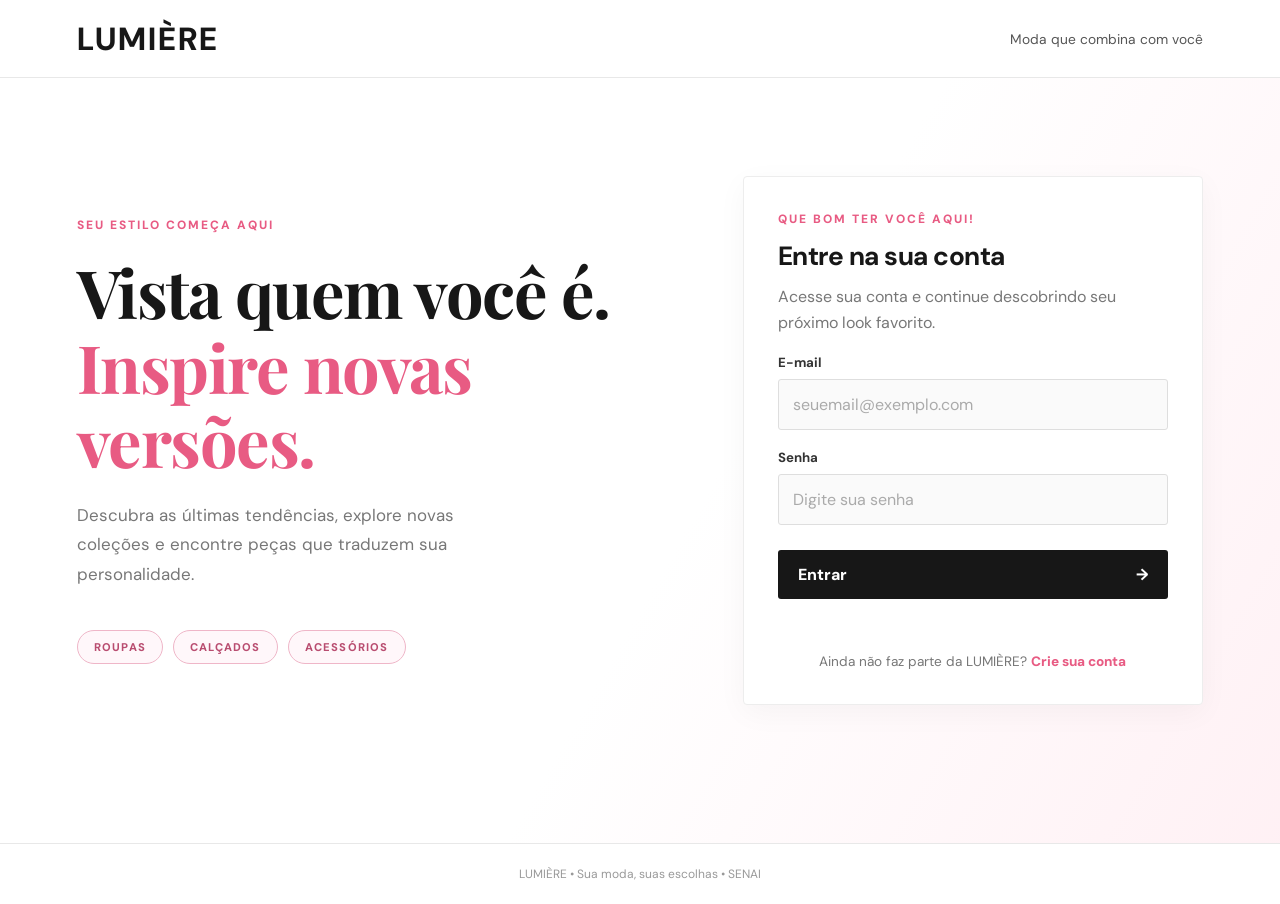
<file: public/index.html>
<!DOCTYPE html>
<html lang="pt-BR">
<head>
    <meta charset="UTF-8">
    <meta name="viewport" content="width=device-width, initial-scale=1.0">
    <title>Entrar | LUMIÈRE</title>
    <link rel="stylesheet" href="style.css">
</head>

<body class="auth-page">

    <header class="topbar">
        <a class="logo" href="index.html">LUMIÈRE</a>
        <span class="top-caption">Moda que combina com você</span>
    </header>

    <main class="auth-layout">

        <section class="intro">
            <div class="eyebrow">SEU ESTILO COMEÇA AQUI</div>

            <h1>
                Vista quem você é.<br>
                <em>Inspire novas versões.</em>
            </h1>

            <p>
                Descubra as últimas tendências, explore novas coleções
                e encontre peças que traduzem sua personalidade.
            </p>

            <div class="decor-row">
                <span>ROUPAS</span>
                <span>CALÇADOS</span>
                <span>ACESSÓRIOS</span>
            </div>
        </section>

        <section class="panel auth-panel">

            <p class="panel-kicker">QUE BOM TER VOCÊ AQUI!</p>

            <h2>Entre na sua conta</h2>

            <p class="muted">
                Acesse sua conta e continue descobrindo seu próximo look favorito.
            </p>

            <form id="formLogin">

                <label for="email">E-mail</label>
                <input
                    type="email"
                    id="email"
                    placeholder="seuemail@exemplo.com"
                    required
                >

                <label for="senha">Senha</label>
                <input
                    type="password"
                    id="senha"
                    placeholder="Digite sua senha"
                    required
                >

                <button type="submit">
                    Entrar <span aria-hidden="true">→</span>
                </button>

            </form>

            <p class="hint" id="mensagem" role="status"></p>

            <p class="foot-text">
                Ainda não faz parte da LUMIÈRE?
                <a href="cadastro.html">Crie sua conta</a>
            </p>

        </section>

    </main>

    <footer>
        LUMIÈRE • Sua moda, suas escolhas • SENAI
    </footer>

    <script src="login.js"></script>

</body>
</html>
</file>
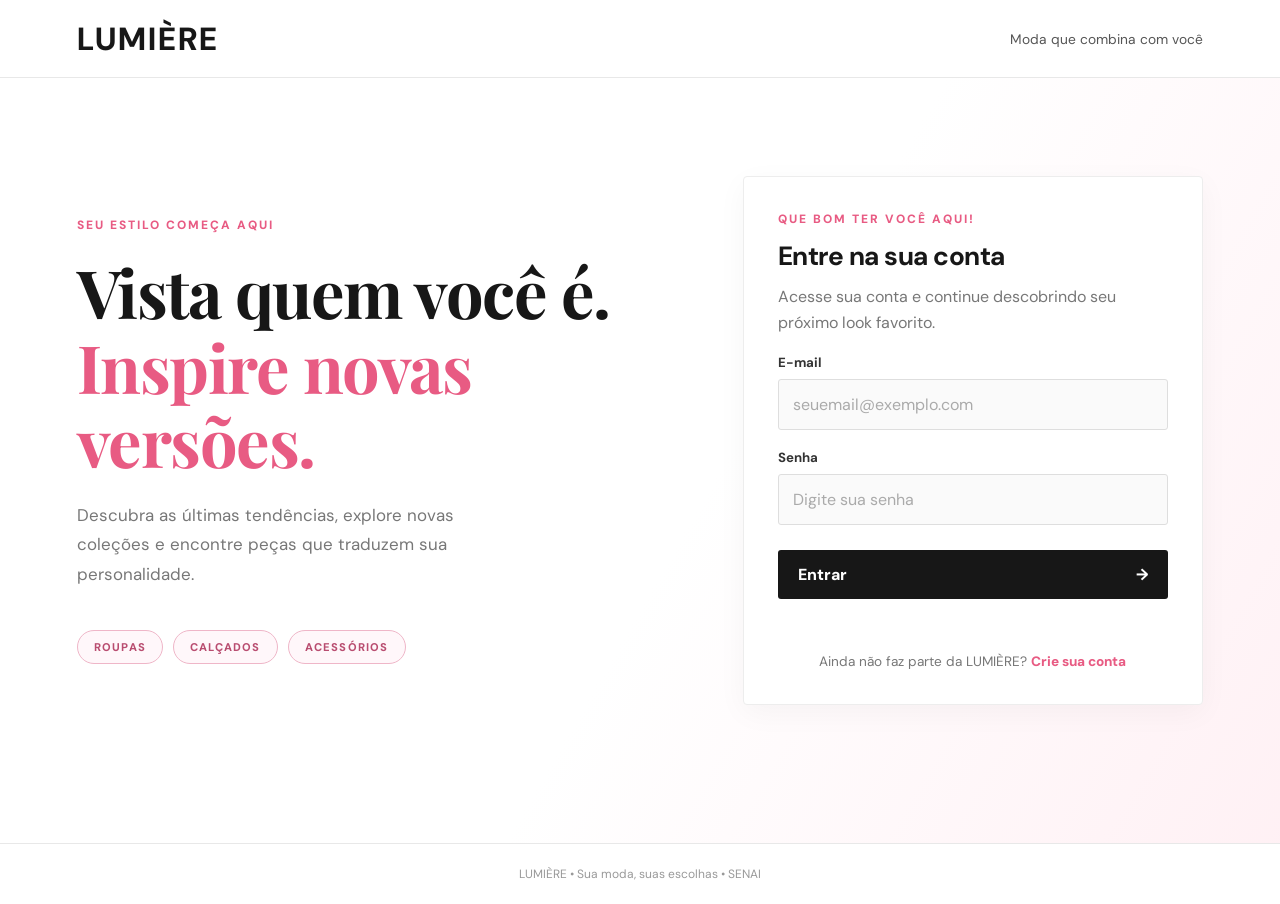
<file: public/bemvindo.html>
<!DOCTYPE html>
<html lang="pt-BR">
<head>
    <meta charset="UTF-8">
    <meta name="viewport" content="width=device-width, initial-scale=1.0">
    <title>Bem-vindo | LUMIÈRE</title>
    <link rel="stylesheet" href="style.css">
</head>

<body>

    <header class="topbar">
        <a href="bemvindo.html" class="logo">LUMIÈRE</a>

        <nav>
            <a href="bemvindo.html" class="navlink active">Início</a>
            <a href="get.html" class="navlink active">Cadastrados</a>
            <a href="put.html" class="navlink active">Alterar Cadastro</a>
            <a href="index.html" class="navlink" onclick="sair()">Sair</a>
            
        </nav>
    </header>

    <main>
        <section class="hero">
            <div class="hero-inner">
                <p class="eyebrow">BEM-VINDO À LUMIÈRE</p>

                <h1>Seu estilo.<br><span>Sua essência.</span></h1>

                <p id="saudacao">
                    É um prazer ter você conosco!
                </p>

                <div class="hero-actions">
                    <a href="index.html" class="fake-cta" onclick="sair()">
                        Sair da conta
                    </a>
                </div>
            </div>
        </section>

        <section class="catalog">
            <div class="heading-row">
                <h2>Explore nossas coleções</h2>
            </div>

            <div class="poster-grid">
                <div class="poster p1">
                    <span class="badge">COLEÇÃO</span>
                    <strong>Roupas</strong>
                    <small>LUMIÈRE</small>
                </div>

                <div class="poster p2">
                    <span class="badge">COLEÇÃO</span>
                    <strong>Calçados</strong>
                    <small>LUMIÈRE</small>
                </div>

                <div class="poster p3">
                    <span class="badge">COLEÇÃO</span>
                    <strong>Acessórios</strong>
                    <small>LUMIÈRE</small>
                </div>

                <div class="poster p4">
                    <span class="badge">COLEÇÃO</span>
                    <strong>Novidades</strong>
                    <small>LUMIÈRE</small>
                </div>
            </div>
        </section>
    </main>

    <footer>
        LUMIÈRE • Sua moda, suas escolhas • SENAI
    </footer>

    <script>
        const usuario = JSON.parse(sessionStorage.getItem("usuario"));

        if (!usuario) {
            window.location.href = "index.html";
        } else {
            document.getElementById("saudacao").textContent =
                "Olá, " + usuario.nome + "! É um prazer ter você conosco.";
        }

        function sair() {
            sessionStorage.removeItem("usuario");
        }
    </script>

   
</body>
</html>
</file>
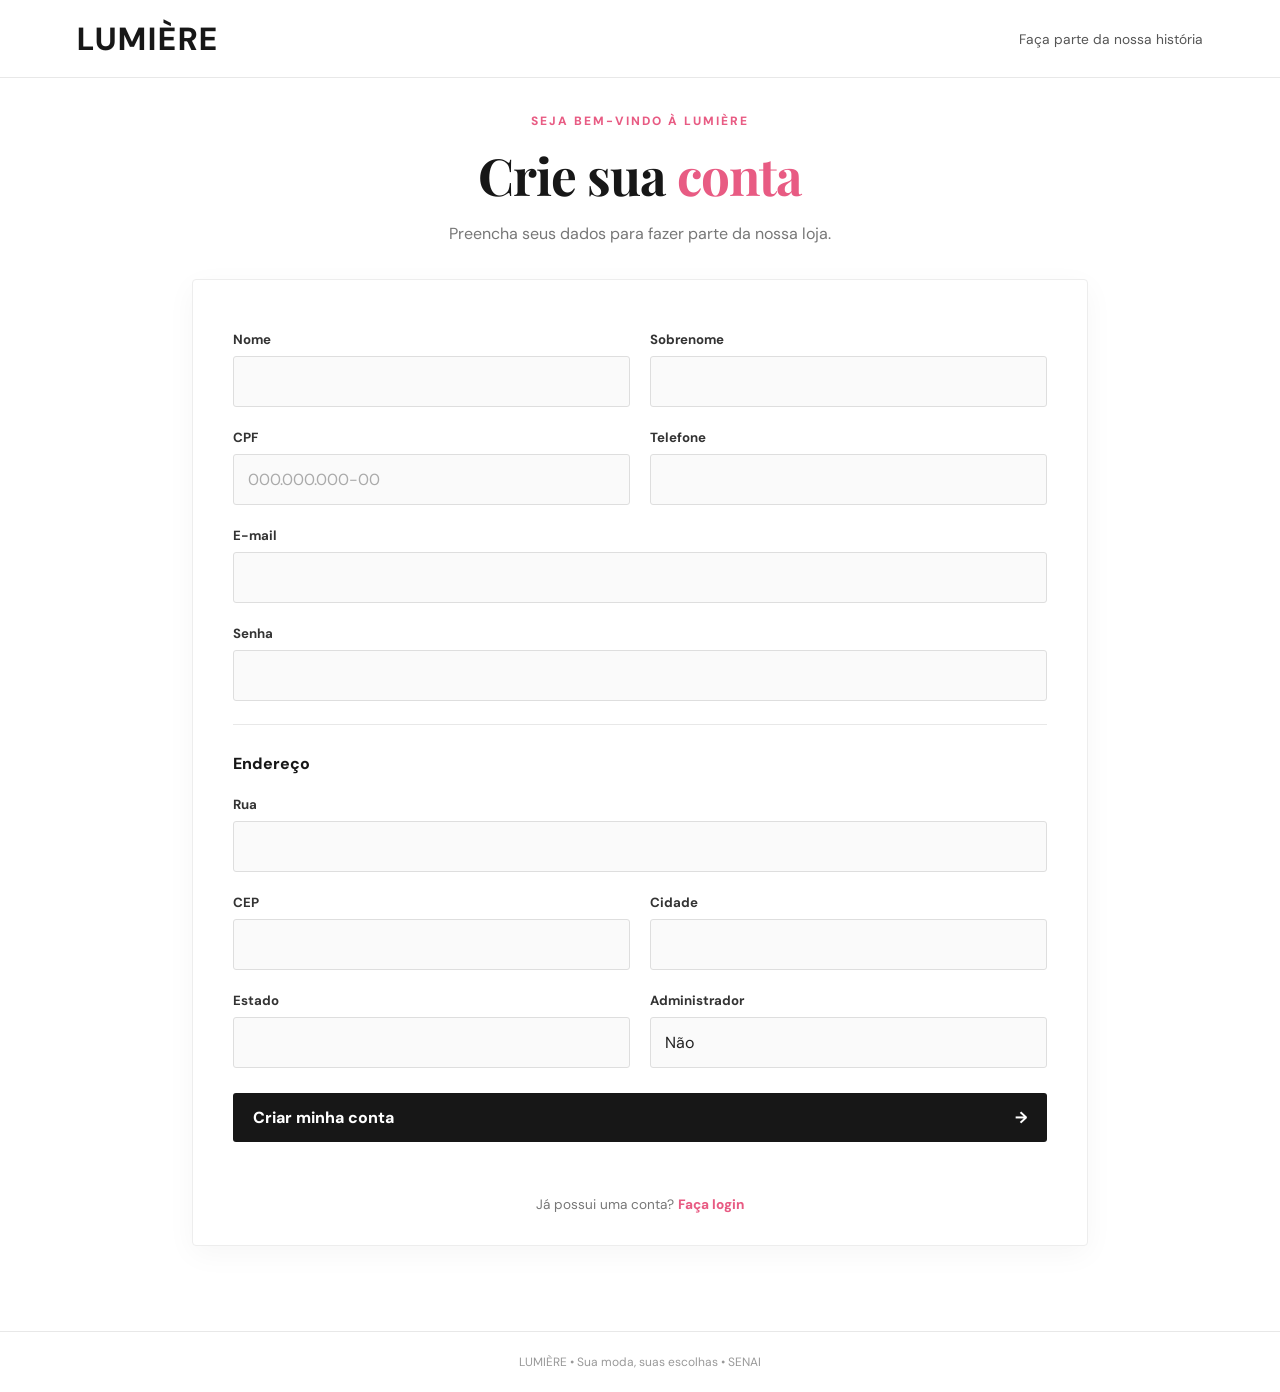
<file: public/cadastro.html>
<!DOCTYPE html>
<html lang="pt-BR">
<head>
    <meta charset="UTF-8">
    <meta name="viewport" content="width=device-width, initial-scale=1.0">
    <title>Cadastro | LUMIÈRE</title>
    <link rel="stylesheet" href="style.css">
</head>

<body>

    <header class="topbar">
        <a href="index.html" class="logo">LUMIÈRE</a>
        <span class="top-caption">Faça parte da nossa história</span>
    </header>

    <main class="page-shell">

        <section class="heading">
            <p class="eyebrow">SEJA BEM-VINDO À LUMIÈRE</p>
            <h1>Crie sua <span>conta</span></h1>
            <p>Preencha seus dados para fazer parte da nossa loja.</p>
        </section>

        <section class="panel wide">

            <form id="formCadastro">

                <div class="form-grid">

                    <div>
                        <label for="nome">Nome</label>
                        <input type="text" id="nome" name="nome" required>
                    </div>

                    <div>
                        <label for="sobrenome">Sobrenome</label>
                        <input type="text" id="sobrenome" name="sobrenome" required>
                    </div>

                    <div>
                        <label for="cpf">CPF</label>
                        <input type="text" id="cpf" name="cpf" placeholder="000.000.000-00" required>
                    </div>

                    <div>
                        <label for="telefone">Telefone</label>
                        <input type="tel" id="telefone" name="telefone" required>
                    </div>

                    <div class="full">
                        <label for="email">E-mail</label>
                        <input type="email" id="email" name="email" required>
                    </div>

                    <div class="full">
                        <label for="senha">Senha</label>
                        <input type="password" id="senha" name="senha" required>
                    </div>

                    <div class="full section-title">
                        Endereço
                    </div>

                    <div class="full">
                        <label for="rua">Rua</label>
                        <input type="text" id="rua" name="rua" required>
                    </div>

                    <div>
                        <label for="cep">CEP</label>
                        <input type="text" id="cep" name="cep" required>
                    </div>

                    <div>
                        <label for="cidade">Cidade</label>
                        <input type="text" id="cidade" name="cidade" required>
                    </div>

                    <div>
                        <label for="estado">Estado</label>
                        <input type="text" id="estado" name="estado" required>
                    </div>

                    <div>
                        <label for="administrador">Administrador</label>
                        <input type="text" id="administrador" name="administrador" value="Não" readonly>
                    </div>

                </div>

                <button type="submit">
                    Criar minha conta <span>→</span>
                </button>

                <p class="hint" id="mensagem"></p>

                <p class="foot-text">
                    Já possui uma conta?
                    <a href="index.html">Faça login</a>
                </p>

            </form>

        </section>

    </main>

    <footer>
        LUMIÈRE • Sua moda, suas escolhas • SENAI
    </footer>

    <script src="cadastro.js"></script>

</body>
</html>
</file>
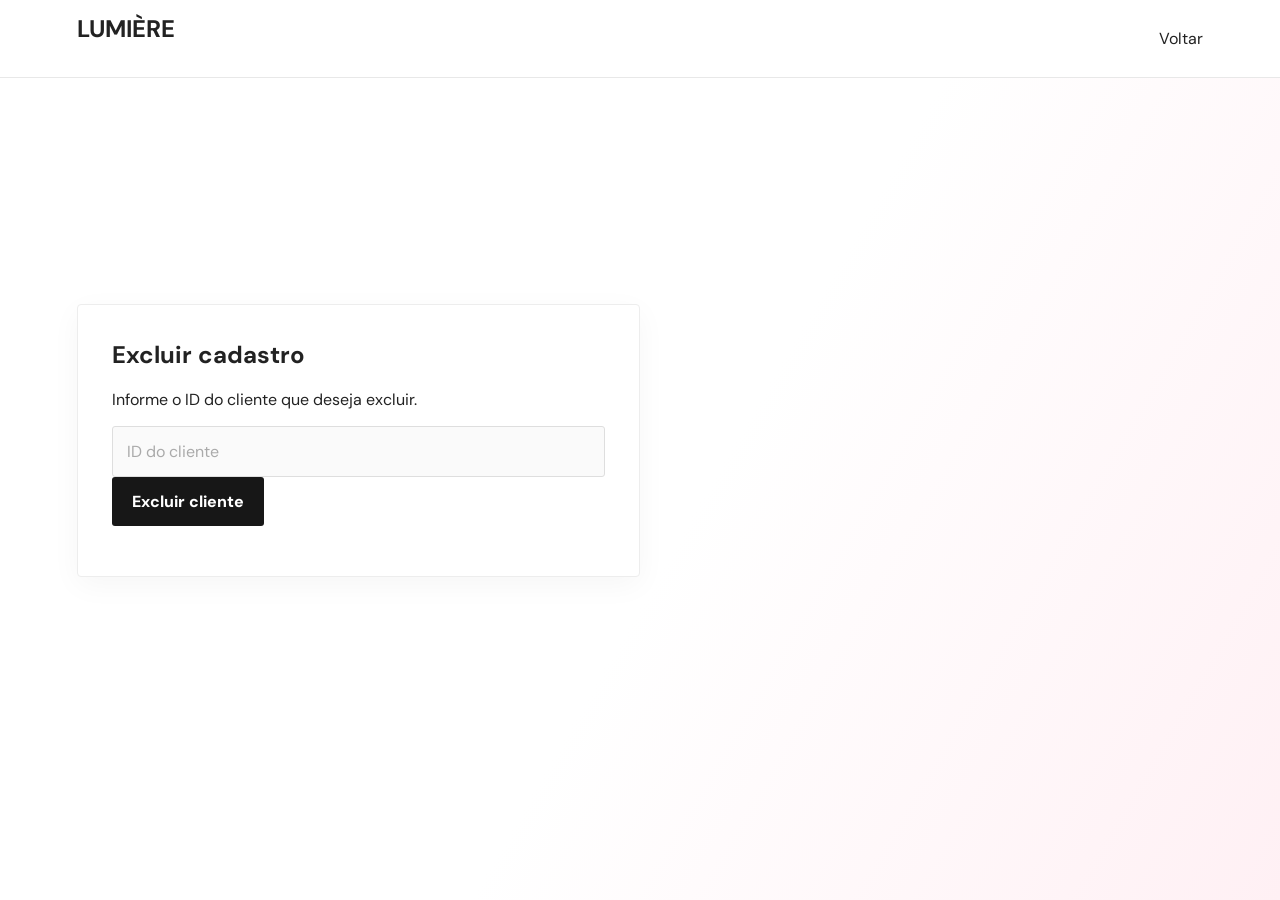
<file: public/delete.html>
<!DOCTYPE html>
<html lang="pt-BR">
<head>
    <meta charset="UTF-8">
    <meta name="viewport" content="width=device-width, initial-scale=1.0">
    <title>Excluir clientes | LUMIÈRE</title>
    <link rel="stylesheet" href="style.css">
</head>
<body class="auth-page">

    <header class="topbar">
        <h2>LUMIÈRE</h2>
        <a href="admin.html">Voltar</a>
    </header>

    <main class="auth-layout">
        <section class="panel">
            <h1>Excluir cadastro</h1>
            <p>Informe o ID do cliente que deseja excluir.</p>

            <form id="formExcluir">
                <input
                    type="number"
                    id="id"
                    placeholder="ID do cliente"
                    min="1"
                    required
                >

                <button type="submit">Excluir cliente</button>
            </form>

            <p id="mensagem"></p>
        </section>
    </main>

    <script src="delete.js"></script>
</body>
</html>
</file>
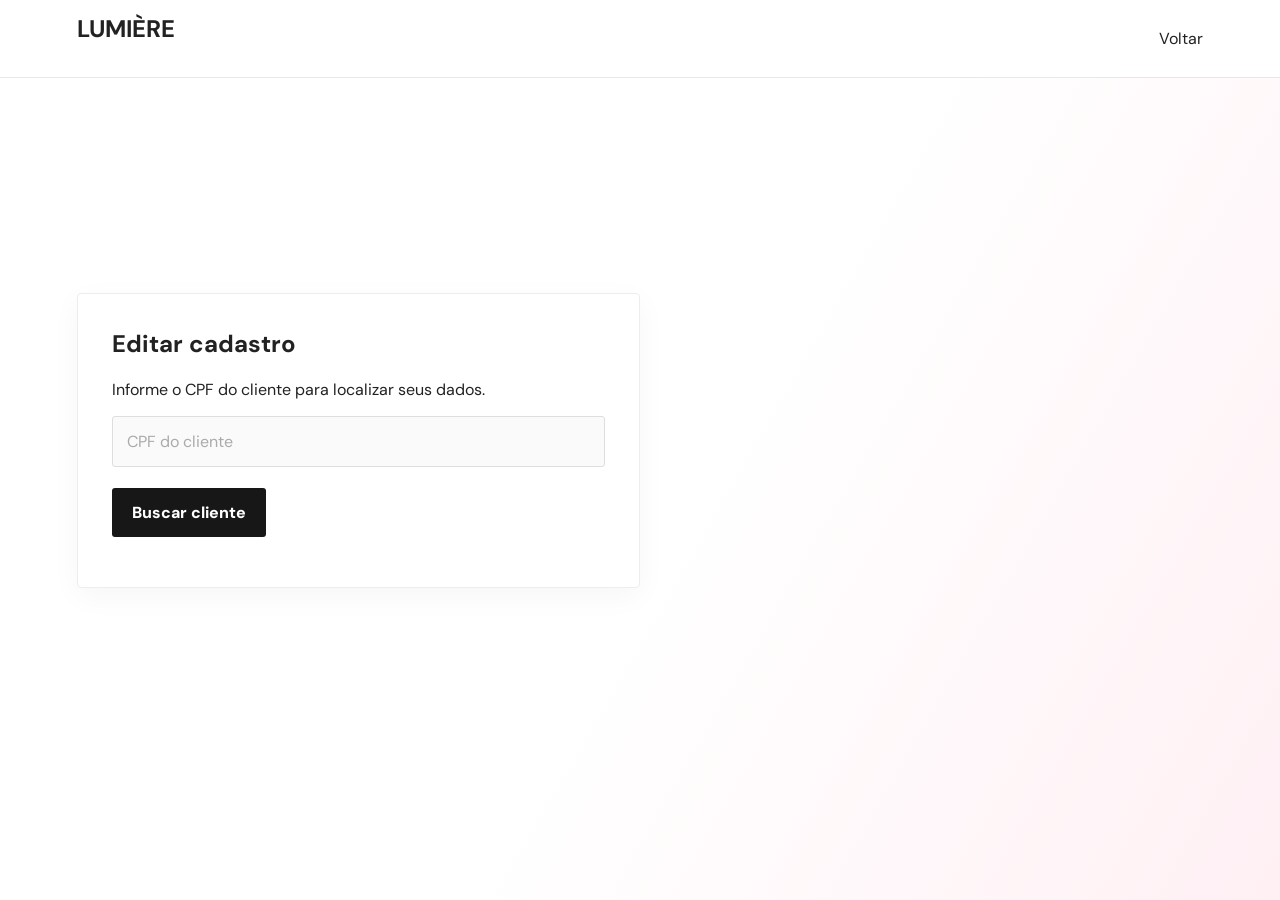
<file: public/put.html>
<!DOCTYPE html>
<html lang="pt-BR">
<head>
    <meta charset="UTF-8">
    <meta name="viewport" content="width=device-width, initial-scale=1.0">
    <title>Editar clientes | LUMIÈRE</title>
    <link rel="stylesheet" href="style.css">
</head>
<body class="auth-page">

    <header class="topbar">
        <h2>LUMIÈRE</h2>
        <a href="bemvindo.html">Voltar</a>
    </header>

    <main class="auth-layout">
        <section class="panel">
            <h1>Editar cadastro</h1>
            <p>Informe o CPF do cliente para localizar seus dados.</p>

            <form id="formBuscar">
                <input type="number" id="cpfBusca" placeholder="CPF do cliente" required>
                <br> <br>
                <button type="submit">Buscar cliente</button>
            </form>

            <form id="formEditar" style="display:none;">

                <input type="text" id="nome" placeholder="Nome" required>
                <input type="text" id="sobrenome" placeholder="Sobrenome">
                <input type="text" id="cpf" placeholder="CPF" required>
                <input type="text" id="telefone" placeholder="Telefone">
                <input type="email" id="email" placeholder="E-mail" required>
                <input type="password" id="senha" placeholder="Nova senha (opcional)">
                <input type="text" id="rua" placeholder="Rua">
                <input type="text" id="cep" placeholder="CEP">
                <input type="text" id="cidade" placeholder="Cidade">
                <input type="text" id="estado" placeholder="Estado">

                
                <button type="submit">Salvar alterações</button>
            </form>

            <p id="mensagem"></p>
        </section>
    </main>

    <script src="put.js"></script>
</body>
</html>
</file>
<file: public/style.css>
@import url("https://fonts.googleapis.com/css2?family=DM+Sans:wght@400;500;600;700;800&family=Playfair+Display:wght@500;600;700&display=swap");

:root {
  --red: #e85b83;
  --bg: #ffffff;
  --surface: #ffffff;
  --line: #e8e8e8;
  --text: #222222;
  --muted: #777777;
  --pink-light: #fff0f4;
  --black: #171717;
}

* {
  box-sizing: border-box;
}

body {
  margin: 0;
  font-family: "DM Sans", Arial, sans-serif;
  background: var(--bg);
  color: var(--text);
  min-height: 100vh;
}

a {
  color: inherit;
  text-decoration: none;
}

button,
input {
  font: inherit;
}

button {
  cursor: pointer;
}

h1,
h2,
p {
  margin-top: 0;
}

/* CABEÇALHO */

.topbar {
  min-height: 78px;
  max-width: 1400px;
  margin: auto;
  padding: 0 6%;
  display: flex;
  align-items: center;
  justify-content: space-between;
  gap: 20px;
  position: relative;
  z-index: 2;
  background: #fff;
  border-bottom: 1px solid var(--line);
}

.logo {
  color: var(--black);
  font-weight: 800;
  font-size: 2rem;
  letter-spacing: 2px;
}

.logo span {
  color: var(--red);
}

.top-caption,
.navlink {
  color: #555;
  font-size: 0.86rem;
}

.topbar nav {
  display: flex;
  align-items: center;
  gap: 25px;
}

.navlink:hover,
.navlink.active {
  color: var(--red);
}

.navlink.active {
  font-weight: 700;
}

/* LOGIN */

.auth-page {
  background:
    linear-gradient(120deg, #fff 55%, #fff0f4 100%);
}

.auth-layout {
  max-width: 1300px;
  margin: auto;
  min-height: calc(100vh - 135px);
  padding: 45px 6% 85px;
  display: grid;
  grid-template-columns: 1.1fr 0.9fr;
  align-items: center;
  gap: clamp(40px, 8vw, 140px);
}

.intro h1 {
  font-family: "Playfair Display", serif;
  font-size: clamp(2.7rem, 5.2vw, 5.3rem);
  line-height: 1.12;
  letter-spacing: -1.5px;
  margin: 22px 0;
  color: var(--black);
}

.intro em {
  color: var(--red);
  font-style: normal;
}

.intro > p {
  color: #777;
  max-width: 440px;
  font-size: 1.06rem;
  line-height: 1.75;
}

.eyebrow,
.panel-kicker {
  color: var(--red);
  font-size: 0.75rem;
  font-weight: 800;
  letter-spacing: 2px;
}

.decor-row {
  display: flex;
  gap: 10px;
  flex-wrap: wrap;
  margin-top: 40px;
}

.decor-row span,
.pill {
  border: 1px solid #efb6c8;
  border-radius: 30px;
  color: #b94d70;
  background: #fff7fa;
  padding: 9px 16px;
  font-size: 0.7rem;
  letter-spacing: 1.2px;
  font-weight: 800;
}

/* PAINÉIS E FORMULÁRIOS */

.panel {
  background: #fff;
  border: 1px solid #ededed;
  border-radius: 4px;
  box-shadow: 0 8px 30px #0000000a;
  padding: 34px;
}

.auth-panel {
  max-width: 460px;
  width: 100%;
  justify-self: center;
}

.panel h2 {
  font-size: 1.65rem;
  letter-spacing: -0.5px;
  margin: 11px 0;
  color: var(--black);
}

.muted,
.heading > p:not(.eyebrow) {
  color: var(--muted);
  line-height: 1.6;
}

.panel label {
  display: block;
  color: #333;
  font-size: 0.83rem;
  font-weight: 700;
  margin: 19px 0 8px;
}

.panel input {
  width: 100%;
  border: 1px solid #dedede;
  background: #fafafa;
  color: #222;
  padding: 14px;
  border-radius: 3px;
  outline: 0;
  min-width: 0;
  transition: 0.2s;
}

.panel input:focus {
  border-color: var(--red);
  background: #fff;
  box-shadow: 0 0 0 3px #e85b8318;
}

.panel input::placeholder {
  color: #aaa;
}

.panel button[type="submit"],
.action-button {
  display: inline-flex;
  align-items: center;
  justify-content: space-between;
  gap: 16px;
  color: #fff;
  background: var(--black);
  padding: 14px 20px;
  border: 0;
  border-radius: 3px;
  font-weight: 800;
  transition: 0.2s;
}

.auth-panel button[type="submit"],
.wide button[type="submit"],
.edit-panel button[type="submit"] {
  width: 100%;
  margin-top: 25px;
}

.panel button[type="submit"]:hover,
.action-button:hover {
  background: var(--red);
}

.foot-text {
  text-align: center;
  color: var(--muted);
  font-size: 0.85rem;
  margin: 24px 0 0;
}

.foot-text a {
  font-weight: 800;
  color: var(--red);
}

.hint {
  min-height: 18px;
  color: #d64a70;
  font-size: 0.87rem;
  margin: 12px 0 0;
}

footer {
  border-top: 1px solid var(--line);
  padding: 22px 16px;
  text-align: center;
  color: #999;
  font-size: 0.75rem;
  background: #fff;
}

/* CADASTRO */

.page-shell {
  max-width: 940px;
  margin: 35px auto 85px;
  padding: 0 22px;
}

.heading {
  text-align: center;
  margin: 34px auto 32px;
}

.heading h1,
.admin-heading h1 {
  font-family: "Playfair Display", serif;
  font-size: clamp(2.2rem, 4vw, 3.25rem);
  letter-spacing: -1px;
  margin: 12px 0;
  color: var(--black);
}

.heading h1 span,
.admin-heading h1 span {
  color: var(--red);
}

.wide {
  padding: 32px 40px;
}

.form-grid {
  display: grid;
  grid-template-columns: 1fr 1fr;
  gap: 3px 20px;
}

.form-grid .full {
  grid-column: 1/-1;
}

.section-title {
  border-top: 1px solid var(--line);
  padding-top: 28px;
  margin-top: 20px;
  font-weight: 800;
  color: var(--black);
}

/* PÁGINA INICIAL */

.hero {
  min-height: 490px;
  background:
    linear-gradient(110deg, #fff0f4 0%, #fff8fa 50%, #ffffff 100%);
  display: flex;
  align-items: center;
  border-bottom: 1px solid #f2e5e9;
}

.hero-inner {
  max-width: 1200px;
  margin: auto;
  padding: 80px 6%;
  width: 100%;
}

.hero h1 {
  font-family: "Playfair Display", serif;
  font-size: clamp(3rem, 6.5vw, 6.2rem);
  letter-spacing: -1px;
  margin: 14px 0;
  color: var(--black);
}

.hero h1 span {
  color: var(--red);
}

.hero p {
  max-width: 550px;
  color: #666;
  line-height: 1.7;
  font-size: 1.08rem;
}

.hero-actions {
  display: flex;
  gap: 15px;
  align-items: center;
  flex-wrap: wrap;
  margin-top: 25px;
}

.fake-cta {
  background: var(--black);
  color: #fff;
  border-radius: 3px;
  padding: 13px 22px;
  font-weight: 800;
}

.catalog {
  max-width: 1200px;
  margin: 60px auto 85px;
  padding: 0 6%;
}

.heading-row {
  display: flex;
  justify-content: space-between;
  align-items: center;
  gap: 20px;
}

.heading-row h2 {
  color: var(--black);
}

/* DESTAQUES E COLEÇÕES */

.poster-grid {
  display: grid;
  grid-template-columns: repeat(4, minmax(0, 1fr));
  gap: 18px;
  margin-top: 20px;
}

.poster {
  aspect-ratio: 3/4;
  border-radius: 2px;
  padding: 20px;
  display: flex;
  flex-direction: column;
  justify-content: space-between;
  overflow: hidden;
  box-shadow: inset 0 -100px 90px #0005;
  border: 1px solid #eee;
  transition: transform 0.25s, box-shadow 0.25s;
  color: #fff;
}

.poster:hover {
  transform: translateY(-5px);
  box-shadow: inset 0 -100px 90px #0007, 0 8px 20px #00000018;
}

.poster strong {
  font-family: "Playfair Display", serif;
  font-size: clamp(1.4rem, 2.7vw, 2.4rem);
  line-height: 1.04;
  letter-spacing: -1px;
  align-self: flex-start;
  margin-top: auto;
}

.poster small {
  font-weight: 800;
  letter-spacing: 2px;
  margin-top: 10px;
  color: #fff;
}

.badge {
  font-size: 0.65rem;
  font-weight: 800;
  letter-spacing: 2px;
  color: #fff;
  align-self: flex-start;
  background: #ffffff30;
  padding: 7px 10px;
}

.p1 {
  background:
    linear-gradient(155deg, #b87d88, #39252c 75%);
}

.p2 {
  background:
    linear-gradient(135deg, #c3a28a, #554238 75%);
}

.p3 {
  background:
    linear-gradient(145deg, #a7a39a, #494640 80%);
}

.p4 {
  background:
    linear-gradient(140deg, #a97891, #49303f 75%);
}

/* BOTÕES DE NAVEGAÇÃO */

.small-button {
  border: 1px solid var(--black);
  border-radius: 3px;
  color: #fff;
  background: var(--black);
  padding: 8px 15px;
  font-weight: 700;
  transition: 0.2s;
}

.small-button:hover {
  background: var(--red);
  border-color: var(--red);
}

/* ADMINISTRAÇÃO */

.admin-shell {
  max-width: 1240px;
  margin: 25px auto 80px;
  padding: 0 5%;
}

.admin-heading {
  margin: 40px 0 32px;
}

.counter {
  background: var(--pink-light);
  border: 1px solid #f1c5d3;
  border-radius: 4px;
  padding: 18px 30px;
  text-align: center;
  min-width: 150px;
}

.counter strong {
  display: block;
  font-size: 2rem;
  color: var(--black);
}

.counter small {
  font-size: 0.72rem;
  color: #8c6572;
}

.table-panel,
.edit-panel {
  margin-bottom: 25px;
}

.method {
  font-size: 0.67rem;
  border: 1px solid #efb6c8;
  color: #bd4e72;
  background: #fff6f9;
  padding: 4px 8px;
  border-radius: 3px;
  vertical-align: middle;
  letter-spacing: 1px;
}

.search-row {
  display: flex;
  gap: 10px;
  margin: 22px 0;
}

.search-row input {
  max-width: 360px;
}

.outline-button {
  border: 1px solid #ccc;
  background: #fff;
  color: #333;
  padding: 11px 15px;
  border-radius: 3px;
  transition: 0.2s;
}

.outline-button:hover {
  border-color: var(--red);
  color: var(--red);
}

/* TABELA */

.table-scroll {
  overflow-x: auto;
}

table {
  border-collapse: collapse;
  width: 100%;
  font-size: 0.85rem;
}

th,
td {
  padding: 14px 11px;
  border-bottom: 1px solid #eee;
  text-align: left;
}

th {
  font-size: 0.73rem;
  color: #777;
  letter-spacing: 0.6px;
  background: #fafafa;
}

td {
  color: #444;
}

td:last-child {
  white-space: nowrap;
}

.table-edit,
.table-delete {
  padding: 7px 10px;
  background: #fff0f4;
  border: 1px solid #efc1d0;
  color: #b94d70;
  border-radius: 3px;
  margin: 2px;
  font-size: 0.75rem;
  transition: 0.2s;
}

.table-edit:hover {
  background: var(--red);
  color: #fff;
}

.table-delete {
  background: #fff;
  border-color: #ddd;
  color: #555;
}

.table-delete:hover {
  background: #333;
  border-color: #333;
  color: #fff;
}

.edit-panel {
  max-width: 900px;
}

.text-button {
  background: transparent;
  border: 0;
  color: var(--red);
  font-weight: 700;
}

.text-button:hover {
  color: #a82d53;
}

/* ACESSIBILIDADE */

.sr-only {
  position: absolute;
  width: 1px;
  height: 1px;
  overflow: hidden;
  clip: rect(0, 0, 0, 0);
}

[hidden] {
  display: none !important;
}

/* RESPONSIVIDADE - TABLETS */

@media (max-width: 800px) {
  .auth-layout {
    grid-template-columns: 1fr;
    gap: 25px;
    padding-top: 60px;
  }

  .intro h1 {
    font-size: 3rem;
  }

  .auth-panel {
    justify-self: stretch;
    max-width: none;
  }

  .poster-grid {
    grid-template-columns: repeat(2, 1fr);
  }

  .top-caption {
    display: none;
  }
}

/* RESPONSIVIDADE - CELULARES */

@media (max-width: 540px) {
  .topbar {
    padding: 15px 5%;
    flex-wrap: wrap;
  }

  .topbar nav {
    gap: 12px;
  }

  .logo {
    font-size: 1.45rem;
  }

  .panel {
    padding: 22px;
  }

  .wide {
    padding: 22px;
  }

  .form-grid {
    grid-template-columns: 1fr;
  }

  .form-grid .full {
    grid-column: auto;
  }

  .poster-grid {
    gap: 10px;
  }

  .hero {
    min-height: 400px;
  }

  .heading-row {
    align-items: flex-start;
  }

  .admin-heading {
    flex-direction: column;
  }

  .search-row {
    flex-wrap: wrap;
  }

  .search-row input {
    max-width: none;
  }

  .action-button,
  .outline-button {
    flex: 1;
  }

  .catalog {
    margin-top: 35px;
  }

  .auth-layout {
    padding-left: 5%;
    padding-right: 5%;
  }

  .intro h1 {
    font-size: 2.6rem;
  }
}
</file>
